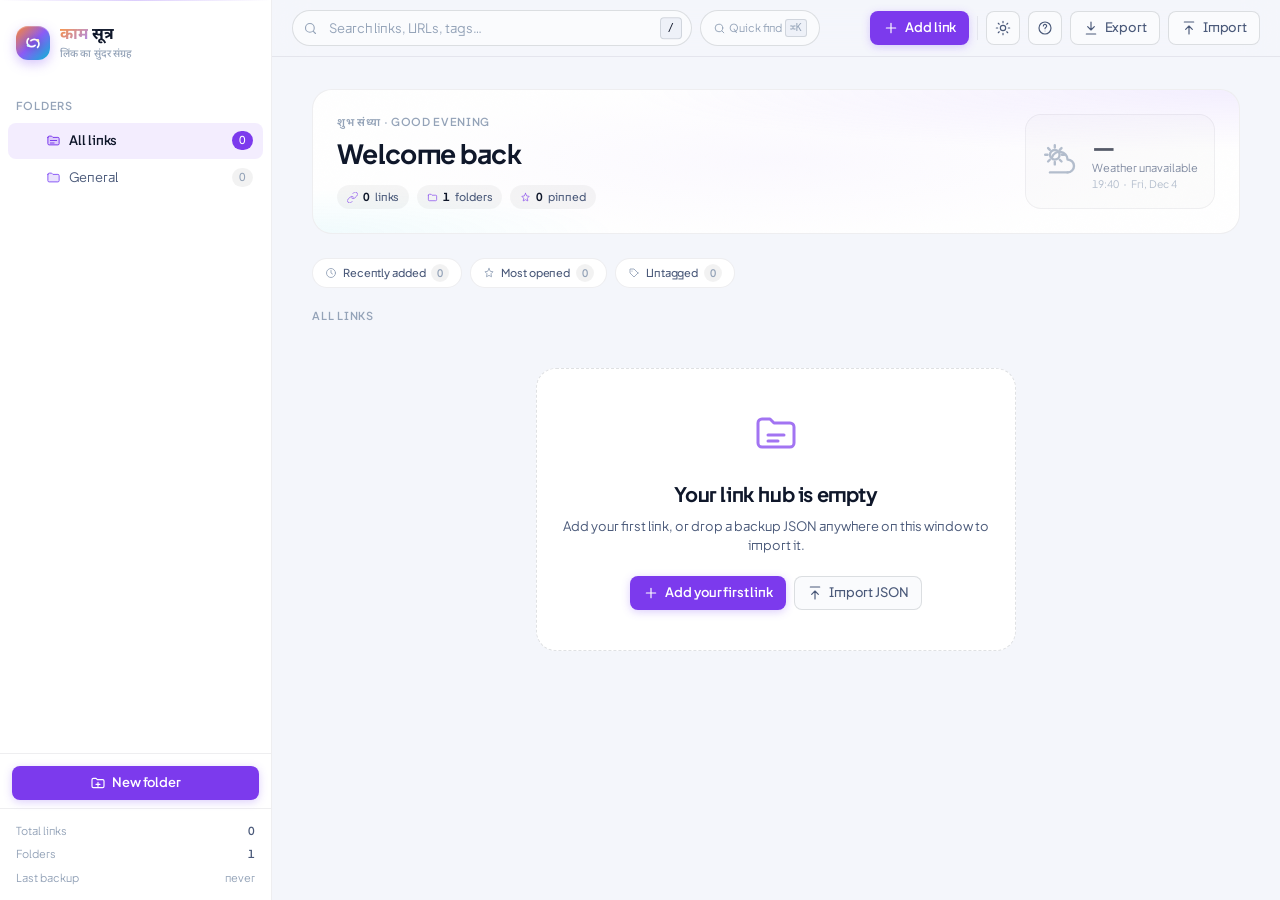
<file: index.html>
<!DOCTYPE html>
<html lang="en" data-theme="dark">
<head>
  <meta charset="UTF-8" />
  <meta name="viewport" content="width=device-width, initial-scale=1, viewport-fit=cover" />
  <meta name="description" content="काम सूत्र — आपके सारे लिंक, सुंदर और व्यवस्थित तरीके से एक जगह." />
  <meta name="theme-color" content="#0b0d12" media="(prefers-color-scheme: dark)" />
  <meta name="theme-color" content="#f7f8fa" media="(prefers-color-scheme: light)" />
  <meta property="og:title" content="काम सूत्र · Personal Link Hub" />
  <meta property="og:description" content="आपके सारे लिंक, सुंदर और व्यवस्थित तरीके से एक जगह." />
  <meta property="og:type" content="website" />
  <title>काम सूत्र · Personal Link Hub</title>
  <link rel="icon" type="image/svg+xml" href="data:image/svg+xml;utf8,<svg xmlns='http://www.w3.org/2000/svg' viewBox='0 0 48 48'><defs><linearGradient id='g' x1='0' y1='0' x2='1' y2='1'><stop offset='0' stop-color='%23f97316'/><stop offset='0.5' stop-color='%238b5cf6'/><stop offset='1' stop-color='%2306b6d4'/></linearGradient></defs><rect width='48' height='48' rx='12' fill='url(%23g)'/><path d='M19 18.5c4.4-4.4 11.6-4.4 16 0s4.4 11.6 0 16' fill='none' stroke='white' stroke-width='4' stroke-linecap='round'/><path d='M29 29.5c-4.4 4.4-11.6 4.4-16 0s-4.4-11.6 0-16' fill='none' stroke='white' stroke-width='4' stroke-linecap='round'/><circle cx='35.5' cy='18' r='3.4' fill='%23fef3c7'/><circle cx='12.5' cy='30' r='3.4' fill='%23cffafe'/></svg>" />
  <link rel="preconnect" href="https://fonts.googleapis.com" />
  <link rel="preconnect" href="https://fonts.gstatic.com" crossorigin />
  <link href="https://fonts.googleapis.com/css2?family=Noto+Sans+Devanagari:wght@400;500;600;700&family=Plus+Jakarta+Sans:wght@400;500;600;700&display=swap" rel="stylesheet" />
  <link rel="stylesheet" href="styles.css" />
</head>
<body>
  <div class="sidebar-backdrop" id="sidebarBackdrop" aria-hidden="true"></div>
  <div class="app">
    <aside class="sidebar" id="sidebar" aria-label="Folders">
      <div class="sidebar-header">
        <div class="brand">
          <span class="brand-icon" aria-hidden="true">
            <svg class="brand-mark" viewBox="0 0 48 48" role="img" focusable="false">
              <path d="M19 18.5c4.4-4.4 11.6-4.4 16 0s4.4 11.6 0 16" fill="none" stroke="#ffffff" stroke-width="4" stroke-linecap="round" />
              <path d="M29 29.5c-4.4 4.4-11.6 4.4-16 0s-4.4-11.6 0-16" fill="none" stroke="#ffffff" stroke-width="4" stroke-linecap="round" />
              <circle cx="35.5" cy="18" r="3.4" fill="#fef3c7" />
              <circle cx="12.5" cy="30" r="3.4" fill="#cffafe" />
            </svg>
          </span>
          <span class="brand-text">
            <span class="brand-logo-text" aria-label="काम सूत्र">
              <span class="brand-word">काम</span>
              <span class="brand-word">सूत्र</span>
            </span>
            <span class="brand-sub">लिंक का सुंदर संग्रह</span>
          </span>
        </div>
      </div>
      <div class="sidebar-section-label">Folders</div>
      <ul class="folder-list" id="folderList"></ul>
      <div class="sidebar-actions">
        <button type="button" class="btn btn-primary" id="btnAddFolder" style="width:100%">
          <svg class="icon" viewBox="0 0 24 24" aria-hidden="true"><path d="M3 7a2 2 0 0 1 2-2h4l2 2h8a2 2 0 0 1 2 2v8a2 2 0 0 1-2 2H5a2 2 0 0 1-2-2V7Z"/><path d="M12 11v6M9 14h6"/></svg>
          <span>New folder</span>
        </button>
      </div>
      <div class="sidebar-footer" id="sidebarFooter">
        <div class="footer-row"><span>Total links</span><span class="num" id="footerLinks">0</span></div>
        <div class="footer-row"><span>Folders</span><span class="num" id="footerFolders">0</span></div>
        <div class="footer-row"><span>Last backup</span><span id="footerBackup">never</span></div>
      </div>
    </aside>

    <main class="main">
      <header class="toolbar">
        <button type="button" class="btn btn-ghost icon-btn mobile-toggle" id="btnMenu" aria-expanded="false" aria-controls="sidebar" aria-label="Toggle menu">
          <svg class="icon" viewBox="0 0 24 24" aria-hidden="true"><path d="M4 6h16M4 12h16M4 18h16"/></svg>
        </button>
        <div class="search-wrap">
          <label class="sr-only" for="searchInput">Search links</label>
          <svg class="search-icon" viewBox="0 0 24 24" aria-hidden="true" fill="none" stroke="currentColor" stroke-width="1.75" stroke-linecap="round" stroke-linejoin="round"><circle cx="11" cy="11" r="7"/><path d="m20 20-3.5-3.5"/></svg>
          <input type="search" id="searchInput" placeholder="Search links, URLs, tags…" autocomplete="off" />
          <span class="search-hint kbd" aria-hidden="true"><kbd>/</kbd></span>
        </div>
        <button type="button" class="cmd-hint" id="btnCmdPalette" aria-label="Open command palette">
          <svg style="width:13px;height:13px;stroke:currentColor;fill:none;stroke-width:1.75;stroke-linecap:round;stroke-linejoin:round" viewBox="0 0 24 24" aria-hidden="true"><circle cx="11" cy="11" r="7"/><path d="m20 20-3.5-3.5"/></svg>
          Quick find
          <kbd>⌘K</kbd>
        </button>
        <div class="toolbar-actions">
          <button type="button" class="btn btn-primary" id="btnAddLink" aria-label="Add link">
            <svg class="icon" viewBox="0 0 24 24" aria-hidden="true"><path d="M12 5v14M5 12h14"/></svg>
            <span class="btn-label">Add link</span>
          </button>
          <div class="toolbar-divider" aria-hidden="true"></div>
          <button type="button" class="btn icon-btn" id="btnTheme" title="Toggle theme" aria-label="Toggle theme">
            <svg class="icon theme-icon-dark" viewBox="0 0 24 24" aria-hidden="true"><path d="M21 12.8A9 9 0 1 1 11.2 3a7 7 0 0 0 9.8 9.8Z"/></svg>
            <svg class="icon theme-icon-light" viewBox="0 0 24 24" aria-hidden="true" style="display:none"><circle cx="12" cy="12" r="4"/><path d="M12 2v2M12 20v2M4.93 4.93l1.41 1.41M17.66 17.66l1.41 1.41M2 12h2M20 12h2M4.93 19.07l1.41-1.41M17.66 6.34l1.41-1.41"/></svg>
          </button>
          <button type="button" class="btn icon-btn" id="btnHelp" title="Keyboard shortcuts" aria-label="Keyboard shortcuts">
            <svg class="icon" viewBox="0 0 24 24" aria-hidden="true"><circle cx="12" cy="12" r="9"/><path d="M9.5 9a2.5 2.5 0 1 1 3.6 2.25C12.4 11.7 12 12.3 12 13"/><circle cx="12" cy="16.5" r="0.6" fill="currentColor" stroke="none"/></svg>
          </button>
          <button type="button" class="btn" id="btnExport" title="Export backup as JSON" aria-label="Export backup">
            <svg class="icon" viewBox="0 0 24 24" aria-hidden="true"><path d="M12 3v12M7 10l5 5 5-5"/><path d="M5 21h14"/></svg>
            <span class="btn-label">Export</span>
          </button>
          <label class="btn" style="cursor:pointer" title="Import a backup JSON" aria-label="Import backup">
            <svg class="icon" viewBox="0 0 24 24" aria-hidden="true"><path d="M12 21V9M7 14l5-5 5 5"/><path d="M5 3h14"/></svg>
            <span class="btn-label">Import</span>
            <input type="file" id="importFile" accept=".json,application/json" class="sr-only" />
          </label>
        </div>
      </header>

      <div class="content" id="mainContent">
        <div class="content-inner">
          <section class="hero" id="hero" aria-labelledby="heroTitle">
            <div class="hero-inner">
              <p class="hero-greeting" id="heroGreeting"><span id="heroGreetingText">Welcome back</span></p>
              <h1 class="hero-title" id="heroTitle">Welcome back</h1>
              <div class="hero-stats" id="heroStats" aria-live="polite"></div>
            </div>
            <aside class="hero-weather is-loading" id="heroWeather" aria-label="Local weather and time">
              <div class="weather-icon" id="weatherIcon" aria-hidden="true"></div>
              <div class="weather-body">
                <div class="weather-temp" id="weatherTemp">—<span class="deg">°</span></div>
                <div class="weather-condition" id="weatherCondition">Loading…</div>
                <div class="weather-meta" id="weatherMeta">--:-- · —</div>
              </div>
              <button type="button" class="weather-change" id="weatherChange" aria-label="Change weather location" title="Change location">
                <svg class="icon icon-sm" viewBox="0 0 24 24" aria-hidden="true"><path d="M12 20h9"/><path d="M16.5 3.5a2.12 2.12 0 1 1 3 3L7 19l-4 1 1-4Z"/></svg>
              </button>
            </aside>
          </section>

          <nav class="smart-folders" id="smartFolders" aria-label="Smart folders"></nav>

          <div id="favoritesBlock" hidden>
            <div class="section-title">
              <svg class="icon" viewBox="0 0 24 24" aria-hidden="true" style="color:#facc15"><path d="m12 3 2.6 5.6L20 9.5l-4 4 1 6-5-2.7L7 19.5l1-6-4-4 5.4-.9L12 3Z" fill="currentColor" stroke="currentColor"/></svg>
              Pinned
            </div>
            <div class="link-grid" id="favoritesGrid"></div>
          </div>
          <div class="section-title" id="currentFolderLabel">All links</div>
          <div class="link-grid" id="linkGrid" aria-live="polite"></div>
          <div class="empty-state" id="emptyState" hidden>
            <svg class="empty-illustration" viewBox="0 0 24 24" aria-hidden="true" fill="none" stroke="currentColor" stroke-width="1.5" stroke-linecap="round" stroke-linejoin="round"><path d="M3 7a2 2 0 0 1 2-2h4l2 2h8a2 2 0 0 1 2 2v8a2 2 0 0 1-2 2H5a2 2 0 0 1-2-2V7Z"/><path d="M8 13h8M8 16h5"/></svg>
            <h2>No links yet</h2>
            <p>Add your first link, or drop a backup JSON anywhere on this window to import it.</p>
            <div class="empty-actions">
              <button type="button" class="btn btn-primary" id="btnEmptyAdd">
                <svg class="icon" viewBox="0 0 24 24" aria-hidden="true"><path d="M12 5v14M5 12h14"/></svg>
                Add your first link
              </button>
              <label class="btn" style="cursor:pointer">
                <svg class="icon" viewBox="0 0 24 24" aria-hidden="true"><path d="M12 21V9M7 14l5-5 5 5"/><path d="M5 3h14"/></svg>
                Import JSON
                <input type="file" id="emptyImportFile" accept=".json,application/json" class="sr-only" />
              </label>
            </div>
          </div>
        </div>
      </div>
    </main>
  </div>

  <div class="overlay" id="modalOverlay" role="dialog" aria-modal="true" aria-labelledby="modalTitle">
    <div class="modal">
      <div class="modal-header">
        <h2 id="modalTitle">Add link</h2>
        <button type="button" class="btn btn-ghost icon-btn" id="modalClose" aria-label="Close">
          <svg class="icon" viewBox="0 0 24 24" aria-hidden="true"><path d="M6 6l12 12M18 6 6 18"/></svg>
        </button>
      </div>
      <div class="modal-body">
        <div class="field">
          <label for="linkTitle">Title</label>
          <input type="text" id="linkTitle" maxlength="200" placeholder="My reference" />
        </div>
        <div class="field">
          <label for="linkUrl">URL or path</label>
          <input type="text" id="linkUrl" placeholder="https://… or C:\Users\…" />
          <small class="hint">Web URLs work everywhere. Local folders: paste a path and use “Convert to file link” below.</small>
        </div>
        <div class="field">
          <button type="button" class="btn" id="btnConvertPath">Convert Windows path to file link</button>
        </div>
        <div class="field">
          <label for="linkFolder">Folder</label>
          <select id="linkFolder"></select>
        </div>
        <div class="field">
          <label for="linkTags">Tags (comma-separated)</label>
          <input type="text" id="linkTags" placeholder="work, docs" />
        </div>
        <div class="field">
          <label style="display:flex;align-items:center;gap:0.5rem;cursor:pointer">
            <input type="checkbox" id="linkFavorite" />
            <span>Pin to top</span>
          </label>
        </div>
      </div>
      <div class="modal-footer">
        <button type="button" class="btn" id="modalCancel">Cancel</button>
        <button type="button" class="btn btn-primary" id="modalSave">Save</button>
      </div>
    </div>
  </div>

  <div class="overlay" id="confirmOverlay" role="dialog" aria-modal="true" aria-labelledby="confirmTitle">
    <div class="modal confirm-modal">
      <div class="modal-body">
        <div class="confirm-icon-wrap" id="confirmIconWrap">
          <svg class="icon" viewBox="0 0 24 24" aria-hidden="true"><path d="M3 6h18M8 6V4a2 2 0 0 1 2-2h4a2 2 0 0 1 2 2v2M19 6l-1 14a2 2 0 0 1-2 2H8a2 2 0 0 1-2-2L5 6"/></svg>
        </div>
        <h2 id="confirmTitle">Are you sure?</h2>
        <p class="confirm-body" id="confirmBody">This action cannot be undone.</p>
      </div>
      <div class="modal-footer">
        <button type="button" class="btn" id="confirmCancel">Cancel</button>
        <button type="button" class="btn btn-danger" id="confirmOk">Delete</button>
      </div>
    </div>
  </div>

  <div class="overlay" id="helpOverlay" role="dialog" aria-modal="true" aria-labelledby="helpTitle">
    <div class="modal">
      <div class="modal-header">
        <h2 id="helpTitle">Keyboard shortcuts</h2>
        <button type="button" class="btn btn-ghost icon-btn" id="helpClose" aria-label="Close">
          <svg class="icon" viewBox="0 0 24 24" aria-hidden="true"><path d="M6 6l12 12M18 6 6 18"/></svg>
        </button>
      </div>
      <div class="modal-body">
        <div class="shortcuts-list">
          <div class="shortcut-row"><span class="label">Command palette</span><span class="kbd"><kbd>⌘</kbd><kbd>K</kbd></span></div>
          <div class="shortcut-row"><span class="label">Focus search</span><span class="kbd"><kbd>/</kbd></span></div>
          <div class="shortcut-row"><span class="label">Add new link</span><span class="kbd"><kbd>N</kbd></span></div>
          <div class="shortcut-row"><span class="label">Toggle theme</span><span class="kbd"><kbd>T</kbd></span></div>
          <div class="shortcut-row"><span class="label">Open this help</span><span class="kbd"><kbd>?</kbd></span></div>
          <div class="shortcut-row"><span class="label">Close any dialog</span><span class="kbd"><kbd>Esc</kbd></span></div>
          <div class="shortcut-row"><span class="label">Import a backup</span><span class="kbd">Drop a <kbd>.json</kbd> anywhere</span></div>
        </div>
      </div>
    </div>
  </div>

  <!-- Command Palette (⌘K) -->
  <div class="cmd-palette-overlay" id="cmdPaletteOverlay" role="dialog" aria-modal="true" aria-labelledby="cmdPaletteLabel">
    <div class="cmd-palette" id="cmdPalette">
      <div class="cmd-search-wrap">
        <svg class="cmd-search-icon" viewBox="0 0 24 24" aria-hidden="true" fill="none" stroke="currentColor" stroke-width="1.75" stroke-linecap="round" stroke-linejoin="round"><circle cx="11" cy="11" r="7"/><path d="m20 20-3.5-3.5"/></svg>
        <input type="text" class="cmd-search-input" id="cmdSearchInput" placeholder="Search links, folders…" autocomplete="off" aria-label="Search command palette" id="cmdPaletteLabel" />
      </div>
      <div class="cmd-results" id="cmdResults" role="listbox"></div>
      <div class="cmd-footer">
        <span class="cmd-hint-group"><kbd class="kbd" style="font-size:0.6rem;padding:1px 5px;border-radius:3px;background:var(--surface-3);border:1px solid var(--border-strong)">↑↓</kbd> navigate</span>
        <span class="cmd-hint-group"><kbd class="kbd" style="font-size:0.6rem;padding:1px 5px;border-radius:3px;background:var(--surface-3);border:1px solid var(--border-strong)">↵</kbd> open</span>
        <span class="cmd-hint-group"><kbd class="kbd" style="font-size:0.6rem;padding:1px 5px;border-radius:3px;background:var(--surface-3);border:1px solid var(--border-strong)">Esc</kbd> close</span>
      </div>
    </div>
  </div>

  <div class="context-menu" id="folderContextMenu" role="menu"></div>
  <div class="toast-stack" id="toastStack" aria-live="polite" aria-relevant="additions"></div>
  <div class="drop-overlay" id="dropOverlay" aria-hidden="true">
    <div class="drop-overlay-card">
      <svg class="icon" viewBox="0 0 24 24" aria-hidden="true"><path d="M12 21V9M7 14l5-5 5 5"/><path d="M5 3h14"/></svg>
      <h3>Drop your backup JSON</h3>
      <p>We'll ask whether to replace or merge.</p>
    </div>
  </div>

  <div class="overlay" id="folderModalOverlay" role="dialog" aria-modal="true" aria-labelledby="folderModalTitle">
    <div class="modal">
      <div class="modal-header">
        <h2 id="folderModalTitle">New folder</h2>
        <button type="button" class="btn btn-ghost icon-btn" id="folderModalClose" aria-label="Close">
          <svg class="icon" viewBox="0 0 24 24" aria-hidden="true"><path d="M6 6l12 12M18 6 6 18"/></svg>
        </button>
      </div>
      <div class="modal-body">
        <div class="field">
          <label for="folderName">Name</label>
          <input type="text" id="folderName" maxlength="80" placeholder="Research" />
        </div>
        <div class="field">
          <label for="folderParent">Parent folder</label>
          <select id="folderParent" class="folder-parent-native" tabindex="-1" aria-hidden="true"></select>
          <div class="folder-picker" id="folderParentPicker">
            <button type="button" class="folder-picker-trigger" id="folderParentPickerTrigger" aria-haspopup="listbox" aria-expanded="false"></button>
            <div class="folder-picker-menu" id="folderParentPickerMenu" role="listbox"></div>
          </div>
          <small class="hint">Choose a parent to create a subfolder, or keep it as a top-level folder.</small>
          <div class="folder-parent-preview" id="folderParentPreview" aria-live="polite"></div>
        </div>
      </div>
      <div class="modal-footer">
        <button type="button" class="btn" id="folderModalCancel">Cancel</button>
        <button type="button" class="btn btn-primary" id="folderModalSave">Create</button>
      </div>
    </div>
  </div>

  <script src="app.js" defer></script>
</body>
</html>
</file>
<file: styles.css>
/* ============================================================================
   काम सूत्र — Premium Design System
   Inspired by: Raindrop.io · Linear · Arc Browser · Fabric.so
   ============================================================================ */
:root {
  /* ── Radius ── */
  --radius-xs:   4px;
  --radius-sm:   8px;
  --radius-md:   12px;
  --radius-lg:   16px;
  --radius-xl:   20px;
  --radius-full: 999px;

  /* ── Spacing (4pt grid) ── */
  --space-1:  4px;
  --space-2:  8px;
  --space-3:  12px;
  --space-4:  16px;
  --space-5:  20px;
  --space-6:  24px;
  --space-8:  32px;
  --space-10: 40px;

  /* ── Type scale ── */
  --text-xs:  0.6875rem; /* 11 */
  --text-sm:  0.8125rem; /* 13 */
  --text-md:  0.9375rem; /* 15 — body */
  --text-lg:  1.0625rem; /* 17 */
  --text-xl:  1.25rem;   /* 20 */
  --text-2xl: 1.5rem;    /* 24 */
  --text-3xl: 1.875rem;  /* 30 */

  /* ── Background layers (deep dark) ── */
  --bg:        #070B14;
  --surface-1: #0F1521;
  --surface-2: #151D2E;
  --surface-3: #1C2640;
  --surface-4: #233050;

  --border:        rgba(255, 255, 255, 0.06);
  --border-strong: rgba(255, 255, 255, 0.12);
  --border-focus:  rgba(139, 92, 246, 0.50);

  --text:        #E2E8F4;
  --text-muted:  #7D8BA3;
  --text-subtle: #4A566E;

  /* ── Accent — violet ── */
  --accent:       #8B5CF6;
  --accent-hover: #A78BFA;
  --accent-dim:   #7C3AED;
  --accent-fg:    #FFFFFF;
  --accent-soft:  rgba(139, 92, 246, 0.12);
  --accent-glow:  rgba(139, 92, 246, 0.20);
  --accent-ring:  rgba(139, 92, 246, 0.35);

  --success: #10B981;
  --warning: #F59E0B;
  --danger:  #EF4444;
  --warning-soft: rgba(245, 158, 11, 0.14);
  --danger-soft:  rgba(239, 68, 68, 0.12);

  /* ── Shadows ── */
  --shadow-xs: 0 1px 2px rgba(0, 0, 0, 0.40);
  --shadow-sm: 0 2px 6px rgba(0, 0, 0, 0.35), 0 1px 2px rgba(0, 0, 0, 0.25);
  --shadow-md: 0 4px 16px rgba(0, 0, 0, 0.40), 0 2px 6px rgba(0, 0, 0, 0.25);
  --shadow-lg: 0 12px 40px rgba(0, 0, 0, 0.55), 0 4px 12px rgba(0, 0, 0, 0.30);
  --shadow-card-hover: 0 8px 28px rgba(0, 0, 0, 0.45), 0 2px 8px rgba(0, 0, 0, 0.25), 0 0 0 1px rgba(139, 92, 246, 0.18), 0 0 24px rgba(139, 92, 246, 0.08);

  /* ── Typography ── */
  --font: "Plus Jakarta Sans", "Noto Sans Devanagari", system-ui, "Segoe UI", sans-serif;
  --font-mono: "JetBrains Mono", "SF Mono", ui-monospace, Consolas, monospace;

  /* ── Layout ── */
  --sidebar-w: clamp(240px, 22vw, 272px);

  /* ── Motion ── */
  --ease: cubic-bezier(.2,.8,.2,1);
  --transition: 180ms var(--ease);
  --transition-slow: 320ms var(--ease);
}

/* ── Light theme overrides ── */
[data-theme="light"] {
  --bg:        #F4F6FB;
  --surface-1: #FFFFFF;
  --surface-2: #FAFBFD;
  --surface-3: #EEF1F8;
  --surface-4: #E4E8F4;

  --border:        rgba(15, 23, 42, 0.07);
  --border-strong: rgba(15, 23, 42, 0.13);

  --text:        #0F172A;
  --text-muted:  #4B5A7A;
  --text-subtle: #94A3B8;

  --accent:       #7C3AED;
  --accent-hover: #6D28D9;
  --accent-soft:  rgba(124, 58, 237, 0.09);
  --accent-glow:  rgba(124, 58, 237, 0.12);
  --accent-ring:  rgba(124, 58, 237, 0.28);

  --success: #059669;
  --warning: #D97706;
  --danger:  #DC2626;
  --warning-soft: rgba(217, 119, 6, 0.10);
  --danger-soft:  rgba(220, 38, 38, 0.09);

  --shadow-xs: 0 1px 2px rgba(15, 23, 42, 0.04);
  --shadow-sm: 0 2px 6px rgba(15, 23, 42, 0.06);
  --shadow-md: 0 4px 16px rgba(15, 23, 42, 0.08);
  --shadow-lg: 0 12px 40px rgba(15, 23, 42, 0.12);
  --shadow-card-hover: 0 8px 28px rgba(15, 23, 42, 0.12), 0 2px 8px rgba(15, 23, 42, 0.06), 0 0 0 1px rgba(124, 58, 237, 0.20);
}

/* ============================================================================
   Reset + base
   ============================================================================ */
*, *::before, *::after { box-sizing: border-box; }

html {
  font-size: 16px;
  -webkit-text-size-adjust: 100%;
  scroll-behavior: smooth;
}

body {
  margin: 0;
  min-height: 100dvh;
  overflow-x: hidden;
  font-family: var(--font);
  font-size: var(--text-md);
  background: var(--bg);
  color: var(--text);
  line-height: 1.5;
  -webkit-font-smoothing: antialiased;
  -moz-osx-font-smoothing: grayscale;
  font-feature-settings: "cv11", "ss01";
}

a { color: inherit; text-decoration: none; }
button { font-family: inherit; }

::selection {
  background: var(--accent-soft);
  color: var(--text);
}

.sr-only {
  position: absolute;
  width: 1px; height: 1px;
  padding: 0; margin: -1px;
  overflow: hidden;
  clip: rect(0,0,0,0);
  border: 0;
}

@media (prefers-reduced-motion: reduce) {
  *, *::before, *::after {
    animation-duration: 0.01ms !important;
    transition-duration: 0.01ms !important;
  }
}

/* ============================================================================
   Layout shell
   ============================================================================ */
.app {
  display: flex;
  min-height: 100dvh;
}

.main {
  flex: 1;
  display: flex;
  flex-direction: column;
  min-width: 0;
  background: var(--bg);
}

.content {
  flex: 1;
  padding: clamp(var(--space-4), 2.5vw, var(--space-8));
  overflow-y: auto;
}

.content-inner {
  max-width: 1440px;
  margin: 0 auto;
  width: 100%;
}

/* ============================================================================
   Sidebar — Arc-inspired clean rail
   ============================================================================ */
.sidebar {
  width: var(--sidebar-w);
  flex-shrink: 0;
  background: var(--surface-1);
  border-right: 1px solid var(--border);
  display: flex;
  flex-direction: column;
  transition: transform var(--transition-slow);
  position: relative;
  z-index: 10;
}

/* Subtle inner glow at top */
.sidebar::before {
  content: "";
  position: absolute;
  top: 0; left: 0; right: 0;
  height: 1px;
  background: linear-gradient(90deg, transparent, rgba(139,92,246,0.3), transparent);
  pointer-events: none;
}

.sidebar-header {
  padding: var(--space-5) var(--space-4) var(--space-4);
}

/* ── Brand ── */
.brand {
  display: flex;
  align-items: center;
  gap: 10px;
  padding: 6px 6px 6px 0;
  border-radius: var(--radius-md);
  transition: opacity var(--transition);
  cursor: default;
  user-select: none;
}

.brand:hover { opacity: 0.88; }

.brand-icon {
  position: relative;
  width: 34px; height: 34px;
  border-radius: var(--radius-md);
  background: linear-gradient(135deg, #f97316 0%, #8b5cf6 50%, #06b6d4 100%);
  display: grid;
  place-items: center;
  box-shadow: 0 4px 12px rgba(139,92,246,0.35), inset 0 1px 0 rgba(255,255,255,0.25);
  overflow: hidden;
  flex-shrink: 0;
  transition: transform var(--transition), box-shadow var(--transition);
}

.brand-icon::after {
  content: "";
  position: absolute;
  inset: 0;
  background: linear-gradient(135deg, rgba(255,255,255,0.15) 0%, transparent 50%);
}

.brand:hover .brand-icon {
  transform: scale(1.05);
  box-shadow: 0 6px 18px rgba(139,92,246,0.45), inset 0 1px 0 rgba(255,255,255,0.25);
}

.brand-mark {
  width: 20px; height: 20px;
  position: relative;
  z-index: 1;
  filter: drop-shadow(0 1px 3px rgba(0,0,0,0.3));
}

.brand-text {
  display: flex;
  flex-direction: column;
  line-height: 1.2;
  min-width: 0;
  gap: 2px;
}

.brand-logo-text {
  display: inline-flex;
  align-items: baseline;
  gap: 0.28rem;
  font-family: "Noto Sans Devanagari", var(--font);
  font-size: 1rem;
  font-weight: 700;
  letter-spacing: -0.01em;
}

.brand-logo-text .brand-word:first-child {
  background: linear-gradient(135deg, #FB923C, #A78BFA);
  -webkit-background-clip: text;
  background-clip: text;
  color: transparent;
}
.brand-logo-text .brand-word:last-child { color: var(--text); }

.brand-sub {
  font-size: 0.65rem;
  font-weight: 500;
  color: var(--text-subtle);
  letter-spacing: 0.01em;
}

/* ── Sidebar section label ── */
.sidebar-section-label {
  font-size: var(--text-xs);
  font-weight: 600;
  text-transform: uppercase;
  letter-spacing: 0.08em;
  color: var(--text-subtle);
  padding: var(--space-3) var(--space-4) var(--space-1);
  margin-top: var(--space-1);
}

/* ── Folder list ── */
.folder-list {
  list-style: none;
  margin: 0;
  padding: var(--space-1) var(--space-2);
  flex: 1;
  overflow-y: auto;
  scrollbar-width: thin;
  scrollbar-color: var(--surface-3) transparent;
}

.folder-list::-webkit-scrollbar { width: 4px; }
.folder-list::-webkit-scrollbar-track { background: transparent; }
.folder-list::-webkit-scrollbar-thumb { background: var(--surface-3); border-radius: 4px; }

.folder-list li + li { margin-top: 1px; }

.folder-item {
  display: flex;
  align-items: center;
  gap: var(--space-2);
  min-height: 2.25rem;
  padding: 5px 10px 5px 8px;
  border-radius: var(--radius-sm);
  cursor: pointer;
  border: none;
  background: transparent;
  color: var(--text-muted);
  font: inherit;
  font-size: var(--text-sm);
  width: 100%;
  text-align: left;
  position: relative;
  transition: background var(--transition), color var(--transition);
  letter-spacing: -0.005em;
}

.folder-item.is-child { font-size: 0.8rem; }
.folder-item.has-children .folder-name { font-weight: 500; }

.folder-tree-prefix {
  align-self: stretch;
  flex: 0 0 calc(var(--level, 0) * 14px);
  position: relative;
  flex-shrink: 0;
}

.folder-tree-prefix.has-line::before {
  content: "";
  position: absolute;
  top: -6px; bottom: -6px;
  right: 5px;
  width: 1px;
  background: var(--border);
}

.folder-toggle {
  flex: 0 0 14px;
  width: 14px; height: 14px;
  display: grid;
  place-items: center;
  border-radius: 3px;
  color: var(--text-subtle);
  transition: transform var(--transition), color var(--transition);
  flex-shrink: 0;
}

.folder-toggle::before {
  content: "";
  width: 5px; height: 5px;
  border-right: 1.5px solid currentColor;
  border-bottom: 1.5px solid currentColor;
  transform: rotate(-45deg) translate(1px, 0);
  transition: transform var(--transition);
  display: block;
}

.folder-toggle.is-spacer { visibility: hidden; }
.folder-item.is-expanded .folder-toggle::before {
  transform: rotate(45deg) translate(-1px, -1px);
}

/* Folder icon */
.folder-icon {
  flex-shrink: 0;
  width: 15px; height: 15px;
  color: var(--folder-color, var(--accent));
  display: grid;
  place-items: center;
}

.folder-icon svg {
  width: 100%; height: 100%;
  fill: color-mix(in srgb, var(--folder-color, var(--accent)) 18%, transparent);
  stroke: var(--folder-color, var(--accent));
  stroke-width: 1.6;
  stroke-linejoin: round;
  stroke-linecap: round;
}

.folder-emoji {
  width: 16px; height: 16px;
  display: grid;
  place-items: center;
  font-size: 13px;
  flex-shrink: 0;
}

.folder-name {
  min-width: 0;
  overflow: hidden;
  text-overflow: ellipsis;
  white-space: nowrap;
  flex: 1;
}

/* Hover state — very subtle */
.folder-item:hover {
  background: rgba(255,255,255,0.04);
  color: var(--text);
}

[data-theme="light"] .folder-item:hover {
  background: rgba(0,0,0,0.04);
}

/* Active state — soft pill, Raindrop-style */
.folder-item.active {
  background: var(--accent-soft);
  color: var(--text);
}

/* No left border indicator — the bg pill is enough */
.folder-item.active::before { display: none; }

.folder-item.active .folder-name { font-weight: 600; }

.folder-item.active .folder-toggle { color: var(--text-muted); }

.folder-item .count {
  margin-left: auto;
  font-size: 0.68rem;
  color: var(--text-subtle);
  border-radius: var(--radius-full);
  padding: 1px 7px;
  background: rgba(255,255,255,0.06);
  font-variant-numeric: tabular-nums;
  font-weight: 500;
  flex-shrink: 0;
  transition: background var(--transition), color var(--transition);
}

[data-theme="light"] .folder-item .count { background: rgba(0,0,0,0.05); }

.folder-item.active .count {
  background: var(--accent);
  color: #fff;
}

.folder-parent-preview {
  display: flex;
  align-items: center;
  gap: var(--space-2);
  margin-top: var(--space-2);
  padding: var(--space-2) var(--space-3);
  border: 1px dashed var(--border-strong);
  border-radius: var(--radius-sm);
  background: var(--surface-3);
  color: var(--text-muted);
  font-size: var(--text-sm);
  line-height: 1.4;
}

.folder-parent-preview strong {
  color: var(--text);
  font-weight: 600;
}

/* ── Sidebar actions ── */
.sidebar-actions {
  padding: var(--space-3) var(--space-3) var(--space-2);
  border-top: 1px solid var(--border);
}

/* ── Sidebar footer ── */
.sidebar-footer {
  padding: var(--space-3) var(--space-4);
  border-top: 1px solid var(--border);
  display: flex;
  flex-direction: column;
  gap: 3px;
  font-size: var(--text-xs);
  color: var(--text-subtle);
}

.sidebar-footer .footer-row {
  display: flex;
  align-items: center;
  justify-content: space-between;
  gap: var(--space-2);
  padding: 2px 0;
}

.sidebar-footer .footer-row .num {
  color: var(--text-muted);
  font-weight: 600;
  font-variant-numeric: tabular-nums;
}

/* ============================================================================
   Toolbar — sticky glassmorphism navbar
   ============================================================================ */
.toolbar {
  display: flex;
  flex-wrap: wrap;
  align-items: center;
  gap: var(--space-2);
  padding: 10px var(--space-5);
  border-bottom: 1px solid var(--border);
  background: color-mix(in srgb, var(--bg) 75%, transparent);
  backdrop-filter: blur(16px) saturate(1.2);
  -webkit-backdrop-filter: blur(16px) saturate(1.2);
  position: sticky;
  top: 0;
  z-index: 5;
}

/* ── Search ── */
.search-wrap {
  flex: 1;
  min-width: 160px;
  max-width: 400px;
  position: relative;
  display: flex;
  align-items: center;
}

.search-wrap .search-icon {
  position: absolute;
  left: 11px;
  width: 15px; height: 15px;
  color: var(--text-subtle);
  pointer-events: none;
  transition: color var(--transition);
  flex-shrink: 0;
}

.search-wrap:focus-within .search-icon { color: var(--accent); }

.search-wrap input {
  width: 100%;
  height: 2.25rem;
  padding: 0 var(--space-8) 0 2.25rem;
  border-radius: var(--radius-full);
  border: 1px solid var(--border-strong);
  background: var(--surface-2);
  color: var(--text);
  font: inherit;
  font-size: var(--text-sm);
  transition: border-color var(--transition), box-shadow var(--transition), background var(--transition);
}

.search-wrap input::placeholder { color: var(--text-subtle); }

.search-wrap input:focus {
  outline: none;
  border-color: var(--accent);
  background: var(--surface-3);
  box-shadow: 0 0 0 3px var(--accent-ring), 0 2px 8px rgba(0,0,0,0.2);
}

.search-hint {
  position: absolute;
  right: 10px;
  top: 50%;
  transform: translateY(-50%);
  pointer-events: none;
  color: var(--text-subtle);
  font-size: var(--text-xs);
}

.search-wrap input:focus ~ .search-hint,
.search-wrap input:not(:placeholder-shown) ~ .search-hint { opacity: 0; }

/* ── Command palette trigger hint ── */
.cmd-hint {
  display: flex;
  align-items: center;
  gap: 3px;
  padding: 0 var(--space-3);
  height: 2.25rem;
  border-radius: var(--radius-full);
  border: 1px solid var(--border-strong);
  background: var(--surface-2);
  color: var(--text-subtle);
  font: inherit;
  font-size: var(--text-xs);
  cursor: pointer;
  white-space: nowrap;
  transition: border-color var(--transition), background var(--transition), color var(--transition);
  flex-shrink: 0;
}

.cmd-hint:hover {
  border-color: var(--border-strong);
  background: var(--surface-3);
  color: var(--text-muted);
}

.cmd-hint kbd {
  font-family: var(--font-mono);
  font-size: 0.6rem;
  padding: 1px 4px;
  border-radius: 3px;
  background: var(--surface-3);
  border: 1px solid var(--border-strong);
  color: var(--text-subtle);
  letter-spacing: 0;
}

/* ── Toolbar actions ── */
.toolbar-actions {
  display: flex;
  flex-wrap: wrap;
  gap: var(--space-2);
  align-items: center;
  margin-left: auto;
}

/* ── Divider in toolbar ── */
.toolbar-divider {
  width: 1px;
  height: 1.5rem;
  background: var(--border);
  flex-shrink: 0;
}

/* ============================================================================
   Buttons
   ============================================================================ */
.btn {
  display: inline-flex;
  align-items: center;
  justify-content: center;
  gap: 6px;
  height: 2.1rem;
  padding: 0 var(--space-3);
  border-radius: var(--radius-sm);
  border: 1px solid var(--border-strong);
  background: var(--surface-2);
  color: var(--text-muted);
  font: inherit;
  font-size: var(--text-sm);
  font-weight: 500;
  cursor: pointer;
  text-decoration: none;
  white-space: nowrap;
  letter-spacing: -0.01em;
  transition: background var(--transition), border-color var(--transition), color var(--transition), transform var(--transition), box-shadow var(--transition);
}

.btn:hover {
  background: var(--surface-3);
  border-color: var(--border-strong);
  color: var(--text);
}

.btn:active { transform: translateY(1px); }

.btn:focus-visible {
  outline: none;
  border-color: var(--accent);
  box-shadow: 0 0 0 3px var(--accent-ring);
}

.btn-primary {
  background: var(--accent);
  border-color: transparent;
  color: #fff;
  font-weight: 600;
  box-shadow: 0 2px 8px rgba(139,92,246,0.30);
}

.btn-primary:hover {
  background: var(--accent-hover);
  border-color: transparent;
  color: #fff;
  box-shadow: 0 4px 14px rgba(139,92,246,0.40);
}

.btn-ghost {
  background: transparent;
  border-color: transparent;
  color: var(--text-muted);
}

.btn-ghost:hover {
  background: rgba(255,255,255,0.05);
  border-color: transparent;
  color: var(--text);
}

[data-theme="light"] .btn-ghost:hover { background: rgba(0,0,0,0.05); }

.btn-danger {
  background: var(--danger);
  border-color: transparent;
  color: #fff;
  font-weight: 600;
}

.btn-danger:hover {
  filter: brightness(1.08);
  border-color: transparent;
  color: #fff;
}

.btn-danger-ghost { color: var(--danger); background: transparent; border-color: transparent; }
.btn-danger-ghost:hover { background: var(--danger-soft); border-color: color-mix(in srgb, var(--danger) 25%, transparent); color: var(--danger); }

button.icon-btn, .btn.icon-btn {
  width: 2.1rem;
  padding: 0;
  flex-shrink: 0;
}

.btn .icon { flex-shrink: 0; }

/* ============================================================================
   Hero — premium welcome section
   ============================================================================ */
.hero {
  position: relative;
  display: grid;
  grid-template-columns: 1fr auto;
  gap: var(--space-5);
  align-items: stretch;
  padding: var(--space-6);
  margin: 0 auto var(--space-6);
  max-width: 980px;
  border-radius: var(--radius-xl);
  border: 1px solid var(--border);
  background: var(--surface-1);
  overflow: hidden;
  isolation: isolate;
}

/* Deep atmospheric glow */
.hero::before {
  content: "";
  position: absolute;
  inset: 0;
  z-index: -1;
  background:
    radial-gradient(120% 80% at 100% 0%, rgba(139,92,246,0.10), transparent 55%),
    radial-gradient(60% 60% at 0% 100%, rgba(6,182,212,0.06), transparent 55%),
    radial-gradient(80% 100% at 50% 50%, rgba(139,92,246,0.04), transparent 60%);
  pointer-events: none;
}

/* Subtle noise texture overlay */
.hero::after {
  content: "";
  position: absolute;
  inset: 0;
  z-index: -1;
  background-image: url("data:image/svg+xml,%3Csvg viewBox='0 0 200 200' xmlns='http://www.w3.org/2000/svg'%3E%3Cfilter id='n'%3E%3CfeTurbulence type='fractalNoise' baseFrequency='0.9' numOctaves='4' stitchTiles='stitch'/%3E%3C/filter%3E%3Crect width='100%25' height='100%25' filter='url(%23n)' opacity='0.025'/%3E%3C/svg%3E");
  pointer-events: none;
  opacity: 0.5;
}

.hero-inner {
  min-width: 0;
  display: flex;
  flex-direction: column;
  gap: var(--space-2);
}

.hero-greeting {
  font-size: var(--text-xs);
  font-weight: 600;
  color: var(--text-subtle);
  margin: 0;
  letter-spacing: 0.06em;
  text-transform: uppercase;
}

.hero-title {
  margin: 0;
  font-size: clamp(1.35rem, 2.4vw, 1.65rem);
  font-weight: 700;
  letter-spacing: -0.025em;
  line-height: 1.15;
  color: var(--text);
}

.hero-stats {
  display: flex;
  flex-wrap: wrap;
  gap: var(--space-2);
  margin-top: var(--space-2);
}

.stat-chip {
  display: inline-flex;
  align-items: center;
  gap: 5px;
  padding: 4px 10px;
  border-radius: var(--radius-full);
  font-size: var(--text-xs);
  font-weight: 500;
  color: var(--text-muted);
  background: rgba(255,255,255,0.05);
  border: none;
  letter-spacing: -0.01em;
  transition: background var(--transition);
}

[data-theme="light"] .stat-chip { background: rgba(0,0,0,0.04); }

.stat-chip:hover { background: rgba(255,255,255,0.08); }

.stat-chip .stat-num {
  color: var(--text);
  font-weight: 700;
  font-variant-numeric: tabular-nums;
}

.stat-chip .icon {
  width: 11px; height: 11px;
  color: var(--accent);
  opacity: 0.8;
}

/* ── Weather widget ── */
.hero-weather {
  position: relative;
  flex-shrink: 0;
  display: grid;
  grid-template-columns: auto 1fr;
  align-items: center;
  gap: var(--space-3);
  min-width: 190px;
  max-width: 240px;
  padding: var(--space-3) var(--space-4);
  border-radius: var(--radius-lg);
  background: rgba(255,255,255,0.03);
  border: 1px solid var(--border);
  cursor: default;
  transition: border-color var(--transition), background var(--transition);
}

[data-theme="light"] .hero-weather { background: rgba(0,0,0,0.02); }

.hero-weather.is-loading, .hero-weather.is-unavailable { opacity: 0.7; }

.hero-weather:hover {
  border-color: var(--border-strong);
  background: rgba(255,255,255,0.05);
}

.weather-icon {
  width: 2.4rem; height: 2.4rem;
  display: grid;
  place-items: center;
  color: var(--accent);
  flex-shrink: 0;
}

.weather-icon svg {
  width: 100%; height: 100%;
  fill: none;
  stroke: currentColor;
  stroke-width: 1.5;
  stroke-linecap: round;
  stroke-linejoin: round;
}

.weather-icon.sunny   { color: #F59E0B; }
.weather-icon.cloudy  { color: #94A3B8; }
.weather-icon.rainy   { color: #38BDF8; }
.weather-icon.snowy   { color: #CBD5E1; }
.weather-icon.thunder { color: #A78BFA; }

.weather-body {
  min-width: 0;
  display: flex;
  flex-direction: column;
  line-height: 1.25;
}

.weather-temp {
  font-size: 1.5rem;
  font-weight: 700;
  letter-spacing: -0.03em;
  color: var(--text);
  font-variant-numeric: tabular-nums;
  line-height: 1;
}

.weather-temp .deg { font-weight: 400; opacity: 0.55; margin-left: 1px; }

.weather-condition {
  font-size: var(--text-xs);
  color: var(--text-muted);
  margin-top: 3px;
  white-space: nowrap;
  overflow: hidden;
  text-overflow: ellipsis;
}

.weather-meta {
  font-size: 0.65rem;
  color: var(--text-subtle);
  margin-top: 2px;
  font-variant-numeric: tabular-nums;
  white-space: nowrap;
  overflow: hidden;
  text-overflow: ellipsis;
}

.weather-meta .meta-dot {
  display: inline-block;
  width: 2px; height: 2px;
  border-radius: var(--radius-full);
  background: currentColor;
  margin: 0 5px;
  vertical-align: middle;
  opacity: 0.5;
}

.weather-change {
  position: absolute;
  top: 5px; right: 5px;
  width: 1.6rem; height: 1.6rem;
  display: grid;
  place-items: center;
  background: transparent;
  border: 1px solid transparent;
  border-radius: var(--radius-xs);
  color: var(--text-subtle);
  cursor: pointer;
  padding: 0;
  opacity: 0;
  transition: opacity var(--transition), background var(--transition), color var(--transition);
}

.weather-change .icon { width: 11px; height: 11px; }

.hero-weather:hover .weather-change { opacity: 1; }
.weather-change:hover {
  background: var(--surface-3);
  color: var(--text);
  border-color: var(--border-strong);
}

@keyframes weatherPulse {
  0%, 100% { opacity: 0.35; }
  50%       { opacity: 1; }
}
.hero-weather.is-loading .weather-icon { animation: weatherPulse 1.8s ease-in-out infinite; }

@media (max-width: 680px) {
  .hero { grid-template-columns: 1fr; padding: var(--space-4); }
  .hero-weather { max-width: none; min-width: 0; }
}

/* ============================================================================
   Smart folders strip
   ============================================================================ */
.smart-folders {
  display: flex;
  flex-wrap: wrap;
  gap: var(--space-2);
  margin: 0 0 var(--space-5);
}

.smart-folder {
  display: inline-flex;
  align-items: center;
  gap: 6px;
  padding: 5px 12px;
  border-radius: var(--radius-full);
  background: var(--surface-1);
  border: 1px solid var(--border);
  color: var(--text-muted);
  font: inherit;
  font-size: var(--text-xs);
  font-weight: 500;
  cursor: pointer;
  letter-spacing: -0.01em;
  transition: background var(--transition), border-color var(--transition), color var(--transition);
}

.smart-folder:hover {
  background: var(--surface-2);
  border-color: var(--border-strong);
  color: var(--text);
}

.smart-folder.active {
  background: var(--accent-soft);
  border-color: color-mix(in srgb, var(--accent) 40%, transparent);
  color: var(--text);
}

.smart-folder .icon { color: var(--text-subtle); width: 12px; height: 12px; }
.smart-folder.active .icon { color: var(--accent); }

.smart-folder .smart-count {
  font-size: 0.65rem;
  color: var(--text-subtle);
  padding: 1px 6px;
  border-radius: var(--radius-full);
  background: rgba(255,255,255,0.06);
  font-variant-numeric: tabular-nums;
  font-weight: 600;
}

[data-theme="light"] .smart-folder .smart-count { background: rgba(0,0,0,0.05); }

.smart-folder.active .smart-count {
  background: var(--accent);
  color: #fff;
}

/* ============================================================================
   Section title
   ============================================================================ */
.section-title {
  font-size: var(--text-xs);
  font-weight: 600;
  text-transform: uppercase;
  letter-spacing: 0.07em;
  color: var(--text-subtle);
  margin-bottom: var(--space-3);
  display: flex;
  align-items: center;
  gap: 6px;
}

.section-title .icon { width: 12px; height: 12px; }

/* ============================================================================
   Link cards — minimal, premium, hover-reveal actions
   ============================================================================ */
.link-grid {
  display: grid;
  grid-template-columns: repeat(auto-fill, minmax(min(100%, 300px), 1fr));
  gap: var(--space-3);
  margin-bottom: var(--space-6);
}

.link-card {
  position: relative;
  background: var(--surface-1);
  border: 1px solid var(--border);
  border-radius: var(--radius-lg);
  padding: var(--space-4);
  display: flex;
  flex-direction: column;
  gap: var(--space-2);
  box-shadow: var(--shadow-xs);
  transition:
    border-color var(--transition),
    transform var(--transition),
    box-shadow var(--transition),
    background var(--transition);
  animation: cardIn 0.35s var(--ease) both;
  animation-delay: var(--card-delay, 0ms);
  overflow: hidden;
  cursor: default;
}

/* Hover: lift + purple glow */
.link-card:hover {
  border-color: rgba(139,92,246,0.25);
  transform: translateY(-3px);
  box-shadow: var(--shadow-card-hover);
  background: var(--surface-2);
}

.link-card:focus-within {
  border-color: var(--accent);
  box-shadow: 0 0 0 3px var(--accent-ring);
}

.link-card.favorite {
  border-color: color-mix(in srgb, var(--warning) 30%, var(--border));
}

@keyframes cardIn {
  from { opacity: 0; transform: translateY(6px); }
  to   { opacity: 1; transform: translateY(0); }
}

/* ── Card top row ── */
.link-card-top {
  display: flex;
  align-items: flex-start;
  gap: var(--space-3);
}

/* ── Favicon ── */
.card-favicon {
  flex-shrink: 0;
  width: 32px; height: 32px;
  border-radius: var(--radius-sm);
  background: var(--surface-3);
  display: grid;
  place-items: center;
  font-weight: 700;
  font-size: 0.85rem;
  color: #fff;
  overflow: hidden;
  position: relative;
  box-shadow: var(--shadow-xs);
}

.card-favicon img {
  width: 100%; height: 100%;
  object-fit: cover;
}

.card-favicon .fallback-letter {
  text-shadow: 0 1px 3px rgba(0,0,0,0.3);
}

/* ── Title & meta ── */
.card-title-wrap {
  flex: 1;
  min-width: 0;
  display: flex;
  flex-direction: column;
  gap: 2px;
}

.link-card a.title-link {
  font-weight: 600;
  font-size: var(--text-sm);
  color: var(--text);
  text-decoration: none;
  word-break: break-word;
  line-height: 1.4;
  letter-spacing: -0.01em;
  transition: color var(--transition);
}

.link-card a.title-link:hover { color: var(--accent-hover); }

/* Pin badge */
.link-card .pin-badge {
  position: absolute;
  top: 10px; right: 10px;
  width: 20px; height: 20px;
  border-radius: var(--radius-full);
  background: var(--warning);
  display: grid;
  place-items: center;
  color: #fff;
  pointer-events: none;
  box-shadow: var(--shadow-xs);
}

.link-card .pin-badge .icon { width: 10px; height: 10px; }
.link-card.favorite .card-title-wrap { padding-right: 1.5rem; }

/* ── Card meta ── */
.card-meta {
  display: flex;
  flex-wrap: wrap;
  align-items: center;
  gap: 4px;
  font-size: var(--text-xs);
  color: var(--text-subtle);
}

.card-meta .dot {
  width: 2px; height: 2px;
  border-radius: var(--radius-full);
  background: currentColor;
  opacity: 0.5;
}

.card-meta .open-count {
  display: inline-flex;
  align-items: center;
  gap: 3px;
  padding: 1px 6px;
  border-radius: var(--radius-full);
  background: var(--accent-soft);
  color: var(--accent-hover);
  font-weight: 600;
  font-variant-numeric: tabular-nums;
}

[data-theme="light"] .card-meta .open-count { color: var(--accent); }
.card-meta .open-count .icon { width: 9px; height: 9px; }

/* ── Folder pill ── */
.card-folder-pill {
  display: inline-flex;
  align-items: center;
  gap: 5px;
  font-size: var(--text-xs);
  color: var(--text-subtle);
  padding: 2px 8px;
  border-radius: var(--radius-full);
  background: rgba(255,255,255,0.04);
  width: fit-content;
  transition: background var(--transition);
}

[data-theme="light"] .card-folder-pill { background: rgba(0,0,0,0.04); }

.card-folder-pill .pill-dot {
  width: 6px; height: 6px;
  border-radius: var(--radius-full);
  background: var(--folder-color, var(--accent));
  flex-shrink: 0;
}

/* ── Card actions — hidden at rest, revealed on hover ── */
.card-actions {
  display: flex;
  gap: 4px;
  margin-top: 2px;
  opacity: 0;
  transform: translateY(4px);
  transition: opacity var(--transition), transform var(--transition);
  pointer-events: none;
}

.link-card:hover .card-actions,
.link-card:focus-within .card-actions {
  opacity: 1;
  transform: translateY(0);
  pointer-events: auto;
}

.card-actions .btn {
  height: 1.9rem;
  font-size: var(--text-xs);
  padding: 0 var(--space-2);
  flex: 1;
  border-radius: var(--radius-sm);
  letter-spacing: 0;
}

/* ============================================================================
   Tags — 8-color palette
   ============================================================================ */
.tags {
  display: flex;
  flex-wrap: wrap;
  gap: 3px;
}

.tag {
  --tag-h: 262;
  font-size: 0.65rem;
  padding: 2px 7px;
  border-radius: var(--radius-full);
  background: hsl(var(--tag-h) 65% 60% / 0.12);
  color: hsl(var(--tag-h) 70% 72%);
  border: none;
  cursor: pointer;
  transition: filter var(--transition), transform var(--transition), background var(--transition);
  font-weight: 600;
  letter-spacing: 0.01em;
}

.tag:hover { filter: brightness(1.15); background: hsl(var(--tag-h) 65% 60% / 0.20); transform: translateY(-1px); }

.tag[data-tag-color="0"] { --tag-h: 262; }
.tag[data-tag-color="1"] { --tag-h: 191; }
.tag[data-tag-color="2"] { --tag-h: 160; }
.tag[data-tag-color="3"] { --tag-h: 28;  }
.tag[data-tag-color="4"] { --tag-h: 330; }
.tag[data-tag-color="5"] { --tag-h: 45;  }
.tag[data-tag-color="6"] { --tag-h: 217; }
.tag[data-tag-color="7"] { --tag-h: 281; }

[data-theme="light"] .tag {
  background: hsl(var(--tag-h) 70% 50% / 0.10);
  color: hsl(var(--tag-h) 70% 30%);
}

/* ============================================================================
   Empty state
   ============================================================================ */
.empty-state {
  text-align: center;
  padding: var(--space-10) var(--space-4);
  color: var(--text-muted);
  border: 1px dashed var(--border-strong);
  border-radius: var(--radius-xl);
  max-width: 480px;
  margin: var(--space-8) auto;
  background: var(--surface-1);
}

.empty-state .empty-illustration {
  width: 3rem; height: 3rem;
  color: var(--accent);
  margin: 0 auto var(--space-4);
  opacity: 0.7;
}

.empty-state h2 {
  margin: 0 0 var(--space-2);
  font-size: var(--text-xl);
  font-weight: 700;
  color: var(--text);
  letter-spacing: -0.02em;
}

.empty-state p { margin: 0 0 var(--space-2); font-size: var(--text-sm); color: var(--text-muted); }

.empty-state .empty-actions {
  display: flex;
  flex-wrap: wrap;
  gap: var(--space-2);
  justify-content: center;
  margin-top: var(--space-5);
}

/* ============================================================================
   Modals
   ============================================================================ */
.overlay {
  position: fixed;
  inset: 0;
  background: rgba(0, 0, 0, 0.65);
  backdrop-filter: blur(6px);
  -webkit-backdrop-filter: blur(6px);
  display: none;
  align-items: center;
  justify-content: center;
  padding: var(--space-4);
  z-index: 100;
}

.overlay.open { display: flex; }

[data-theme="light"] .overlay { background: rgba(15, 23, 42, 0.45); }

.modal {
  background: var(--surface-2);
  border: 1px solid var(--border-strong);
  border-radius: var(--radius-xl);
  width: 100%;
  max-width: 460px;
  max-height: 90dvh;
  overflow-y: auto;
  box-shadow: var(--shadow-lg);
  animation: modalIn 0.22s var(--ease) both;
}

@keyframes modalIn {
  from { opacity: 0; transform: translateY(10px) scale(0.97); }
  to   { opacity: 1; transform: translateY(0) scale(1); }
}

.modal-header {
  padding: var(--space-5);
  border-bottom: 1px solid var(--border);
  display: flex;
  align-items: center;
  justify-content: space-between;
  gap: var(--space-3);
}

.modal-header h2 {
  margin: 0;
  font-size: var(--text-md);
  font-weight: 700;
  letter-spacing: -0.02em;
}

.modal-body { padding: var(--space-5); }

.field { margin-bottom: var(--space-4); }
.field:last-child { margin-bottom: 0; }

.field label {
  display: block;
  font-size: var(--text-sm);
  font-weight: 600;
  margin-bottom: 6px;
  color: var(--text);
  letter-spacing: -0.01em;
}

.field input[type="text"],
.field input[type="search"],
.field select,
.field textarea {
  width: 100%;
  height: 2.5rem;
  padding: 0 var(--space-3);
  border-radius: var(--radius-md);
  border: 1px solid var(--border-strong);
  background: var(--surface-1);
  color: var(--text);
  font: inherit;
  font-size: var(--text-sm);
  transition: border-color var(--transition), box-shadow var(--transition), background var(--transition);
}

.field textarea {
  height: auto;
  min-height: 80px;
  padding: var(--space-2) var(--space-3);
  resize: vertical;
}

.field input:focus,
.field select:focus,
.field textarea:focus {
  outline: none;
  border-color: var(--accent);
  background: var(--surface-2);
  box-shadow: 0 0 0 3px var(--accent-ring);
}

.field small.hint {
  display: block;
  margin-top: 5px;
  font-size: var(--text-xs);
  color: var(--text-subtle);
  line-height: 1.5;
}

.modal-footer {
  padding: var(--space-4) var(--space-5);
  border-top: 1px solid var(--border);
  display: flex;
  justify-content: flex-end;
  gap: var(--space-2);
  flex-wrap: wrap;
}

/* Folder picker */
.folder-parent-native { display: none; }
.folder-picker { position: relative; }

.folder-picker-trigger,
.folder-picker-option {
  display: flex;
  align-items: center;
  gap: var(--space-2);
  width: 100%;
  border-radius: var(--radius-md);
  border: 1px solid var(--border-strong);
  background: var(--surface-1);
  color: var(--text);
  font: inherit;
  font-size: var(--text-sm);
  text-align: left;
  cursor: pointer;
}

.folder-picker-trigger {
  min-height: 2.5rem;
  padding: 0.5rem 0.75rem;
  transition: border-color var(--transition), box-shadow var(--transition);
}

.folder-picker-trigger:hover,
.folder-picker.open .folder-picker-trigger { border-color: var(--border-strong); }

.folder-picker-trigger:focus-visible {
  outline: none;
  border-color: var(--accent);
  box-shadow: 0 0 0 3px var(--accent-ring);
}

.folder-picker-menu {
  position: absolute;
  left: 0; right: 0;
  top: calc(100% + 6px);
  z-index: 120;
  display: none;
  max-height: 15rem;
  overflow-y: auto;
  padding: 4px;
  border-radius: var(--radius-md);
  border: 1px solid var(--border-strong);
  background: var(--surface-2);
  box-shadow: var(--shadow-lg);
}

.folder-picker.open .folder-picker-menu { display: block; }

.folder-picker-option {
  min-height: 2.1rem;
  padding: 0.35rem 0.5rem;
  border-color: transparent;
  background: transparent;
  transition: background var(--transition);
  border-radius: var(--radius-sm);
}

.folder-picker-option:hover,
.folder-picker-option.active { background: var(--accent-soft); }

.folder-picker-label {
  min-width: 0;
  overflow: hidden;
  text-overflow: ellipsis;
  white-space: nowrap;
  font-size: var(--text-sm);
}

.folder-picker-path {
  margin-left: auto;
  color: var(--text-subtle);
  font-size: var(--text-xs);
  white-space: nowrap;
}

.folder-picker-caret {
  margin-left: auto;
  width: 5px; height: 5px;
  border-right: 1.5px solid var(--text-muted);
  border-bottom: 1.5px solid var(--text-muted);
  transform: rotate(45deg);
  transition: transform var(--transition);
  flex-shrink: 0;
}

.folder-picker.open .folder-picker-caret { transform: rotate(225deg); }
.folder-icon.is-root { color: var(--success); }

/* ============================================================================
   Confirm modal
   ============================================================================ */
.confirm-modal { max-width: 380px; }

.confirm-icon-wrap {
  width: 2.8rem; height: 2.8rem;
  border-radius: var(--radius-full);
  background: var(--danger-soft);
  color: var(--danger);
  display: grid;
  place-items: center;
  margin: 0 auto var(--space-3);
}

.confirm-icon-wrap .icon { width: 1.3rem; height: 1.3rem; }

.confirm-modal h2 {
  text-align: center;
  margin: 0 0 var(--space-2);
  font-size: var(--text-lg);
  letter-spacing: -0.02em;
}

.confirm-modal .confirm-body {
  text-align: center;
  color: var(--text-muted);
  font-size: var(--text-sm);
  padding: 0 var(--space-2) var(--space-1);
  margin: 0;
}

/* ============================================================================
   Help / shortcuts
   ============================================================================ */
.shortcuts-list {
  display: flex;
  flex-direction: column;
  gap: var(--space-2);
}

.shortcut-row {
  display: flex;
  justify-content: space-between;
  align-items: center;
  gap: var(--space-3);
  padding: 9px 12px;
  border-radius: var(--radius-md);
  background: var(--surface-1);
  border: 1px solid var(--border);
  transition: background var(--transition);
}

.shortcut-row:hover { background: var(--surface-3); }

.shortcut-row .label { font-size: var(--text-sm); color: var(--text-muted); }

.kbd { display: inline-flex; align-items: center; gap: 3px; }

.kbd kbd {
  font-family: var(--font-mono);
  font-size: 0.65rem;
  padding: 2px 6px;
  border-radius: var(--radius-xs);
  background: var(--surface-3);
  border: 1px solid var(--border-strong);
  color: var(--text);
  min-width: 1.4rem;
  text-align: center;
}

/* ============================================================================
   Command Palette — ⌘K
   ============================================================================ */
.cmd-palette-overlay {
  position: fixed;
  inset: 0;
  background: rgba(0, 0, 0, 0.70);
  backdrop-filter: blur(8px);
  -webkit-backdrop-filter: blur(8px);
  display: none;
  align-items: flex-start;
  justify-content: center;
  padding: 12vh var(--space-4) var(--space-4);
  z-index: 200;
}

[data-theme="light"] .cmd-palette-overlay { background: rgba(15, 23, 42, 0.55); }

.cmd-palette-overlay.open { display: flex; }

.cmd-palette {
  width: 100%;
  max-width: 560px;
  background: var(--surface-2);
  border: 1px solid var(--border-strong);
  border-radius: var(--radius-xl);
  box-shadow: var(--shadow-lg), 0 0 0 1px rgba(139,92,246,0.10);
  overflow: hidden;
  animation: cmdIn 0.18s var(--ease) both;
}

@keyframes cmdIn {
  from { opacity: 0; transform: translateY(-12px) scale(0.97); }
  to   { opacity: 1; transform: translateY(0) scale(1); }
}

.cmd-search-wrap {
  position: relative;
  display: flex;
  align-items: center;
  border-bottom: 1px solid var(--border);
}

.cmd-search-icon {
  position: absolute;
  left: var(--space-4);
  width: 18px; height: 18px;
  color: var(--accent);
  flex-shrink: 0;
  pointer-events: none;
}

.cmd-search-input {
  width: 100%;
  height: 3.5rem;
  padding: 0 var(--space-4) 0 3.2rem;
  background: transparent;
  border: none;
  color: var(--text);
  font: inherit;
  font-size: var(--text-md);
  font-weight: 500;
  letter-spacing: -0.01em;
}

.cmd-search-input::placeholder { color: var(--text-subtle); }
.cmd-search-input:focus { outline: none; }

.cmd-results {
  max-height: 360px;
  overflow-y: auto;
  padding: var(--space-2);
  scrollbar-width: thin;
  scrollbar-color: var(--surface-3) transparent;
}

.cmd-results:empty::after {
  content: "No results";
  display: block;
  text-align: center;
  padding: var(--space-8);
  color: var(--text-subtle);
  font-size: var(--text-sm);
}

.cmd-section-label {
  font-size: var(--text-xs);
  font-weight: 600;
  text-transform: uppercase;
  letter-spacing: 0.07em;
  color: var(--text-subtle);
  padding: var(--space-2) var(--space-3) var(--space-1);
}

.cmd-item {
  display: flex;
  align-items: center;
  gap: var(--space-3);
  width: 100%;
  padding: 9px 12px;
  border: none;
  background: transparent;
  color: var(--text);
  font: inherit;
  font-size: var(--text-sm);
  text-align: left;
  border-radius: var(--radius-md);
  cursor: pointer;
  transition: background var(--transition);
  text-decoration: none;
}

.cmd-item:hover, .cmd-item.active {
  background: var(--accent-soft);
}

.cmd-item .cmd-favicon {
  width: 28px; height: 28px;
  border-radius: var(--radius-sm);
  background: var(--surface-3);
  display: grid;
  place-items: center;
  font-weight: 700;
  font-size: 0.75rem;
  color: #fff;
  overflow: hidden;
  flex-shrink: 0;
}

.cmd-item .cmd-favicon img {
  width: 100%; height: 100%;
  object-fit: cover;
}

.cmd-item-body {
  flex: 1;
  min-width: 0;
  display: flex;
  flex-direction: column;
  gap: 1px;
}

.cmd-item-title {
  font-weight: 600;
  white-space: nowrap;
  overflow: hidden;
  text-overflow: ellipsis;
  letter-spacing: -0.01em;
}

.cmd-item-meta {
  font-size: var(--text-xs);
  color: var(--text-subtle);
  white-space: nowrap;
  overflow: hidden;
  text-overflow: ellipsis;
}

.cmd-item-arrow {
  width: 16px; height: 16px;
  color: var(--text-subtle);
  flex-shrink: 0;
  opacity: 0;
  transition: opacity var(--transition);
}

.cmd-item:hover .cmd-item-arrow,
.cmd-item.active .cmd-item-arrow { opacity: 1; }

.cmd-footer {
  padding: var(--space-2) var(--space-3);
  border-top: 1px solid var(--border);
  display: flex;
  align-items: center;
  gap: var(--space-4);
  font-size: var(--text-xs);
  color: var(--text-subtle);
}

.cmd-footer .cmd-hint-group {
  display: flex;
  align-items: center;
  gap: 5px;
}

/* ============================================================================
   Context menu
   ============================================================================ */
.context-menu {
  position: fixed;
  z-index: 200;
  min-width: 200px;
  padding: 4px;
  border-radius: var(--radius-lg);
  background: var(--surface-2);
  border: 1px solid var(--border-strong);
  box-shadow: var(--shadow-lg);
  display: none;
  animation: ctxIn 0.14s var(--ease) both;
}

@keyframes ctxIn {
  from { opacity: 0; transform: translateY(-6px) scale(0.97); }
  to   { opacity: 1; transform: translateY(0) scale(1); }
}

.context-menu.open { display: block; }

.context-item {
  display: flex;
  align-items: center;
  gap: 8px;
  width: 100%;
  padding: 7px 10px;
  border: none;
  background: transparent;
  color: var(--text);
  font: inherit;
  font-size: var(--text-sm);
  text-align: left;
  border-radius: var(--radius-sm);
  cursor: pointer;
  transition: background var(--transition);
}

.context-item:hover { background: var(--accent-soft); }
.context-item.danger { color: var(--danger); }
.context-item.danger:hover { background: var(--danger-soft); color: var(--danger); }

.context-divider {
  height: 1px;
  background: var(--border);
  margin: 3px 0;
}

.context-section-title {
  font-size: 0.62rem;
  text-transform: uppercase;
  letter-spacing: 0.07em;
  font-weight: 700;
  color: var(--text-subtle);
  padding: 6px 10px 3px;
}

.color-swatches {
  display: grid;
  grid-template-columns: repeat(7, 1fr);
  gap: 4px;
  padding: 4px 8px 8px;
}

.color-swatch {
  width: 1.3rem; height: 1.3rem;
  border-radius: var(--radius-full);
  border: 2px solid transparent;
  cursor: pointer;
  transition: transform var(--transition), border-color var(--transition);
  padding: 0;
}

.color-swatch:hover { transform: scale(1.15); }
.color-swatch.active { border-color: var(--text); }

.emoji-grid {
  display: grid;
  grid-template-columns: repeat(8, 1fr);
  gap: 2px;
  padding: 4px 8px 8px;
}

.emoji-pick {
  width: 1.65rem; height: 1.65rem;
  display: grid;
  place-items: center;
  font-size: 1rem;
  border: none;
  background: transparent;
  cursor: pointer;
  border-radius: var(--radius-sm);
  padding: 0;
  transition: background var(--transition);
}

.emoji-pick:hover { background: var(--surface-3); }
.emoji-pick.active { background: var(--accent-soft); }

/* ============================================================================
   Toasts
   ============================================================================ */
.toast-stack {
  position: fixed;
  bottom: var(--space-5);
  right: var(--space-5);
  z-index: 300;
  display: flex;
  flex-direction: column-reverse;
  gap: 8px;
  max-width: calc(100vw - var(--space-10));
  pointer-events: none;
}

.toast {
  pointer-events: auto;
  display: flex;
  align-items: center;
  gap: 10px;
  min-width: 240px;
  max-width: 360px;
  padding: 10px 14px;
  border-radius: var(--radius-lg);
  background: var(--surface-2);
  border: 1px solid var(--border-strong);
  box-shadow: var(--shadow-md);
  color: var(--text);
  font-size: var(--text-sm);
  animation: toastIn 0.3s var(--ease) both;
  position: relative;
  overflow: hidden;
}

.toast.leaving { animation: toastOut 0.22s ease both; }

@keyframes toastIn {
  from { opacity: 0; transform: translateY(14px) scale(0.95); }
  to   { opacity: 1; transform: translateY(0) scale(1); }
}
@keyframes toastOut {
  to { opacity: 0; transform: translateY(8px) scale(0.96); }
}

.toast .toast-icon {
  flex-shrink: 0;
  width: 1.5rem; height: 1.5rem;
  border-radius: var(--radius-full);
  display: grid;
  place-items: center;
  color: #fff;
}

.toast.success .toast-icon { background: var(--success); }
.toast.error   .toast-icon { background: var(--danger); }
.toast.info    .toast-icon { background: var(--accent); }

.toast .toast-message { flex: 1; min-width: 0; }
.toast .toast-message strong { display: block; font-weight: 600; font-size: var(--text-sm); letter-spacing: -0.01em; }
.toast .toast-message small { color: var(--text-muted); font-size: var(--text-xs); }

.toast .toast-action {
  background: transparent;
  border: 1px solid var(--border-strong);
  color: var(--accent-hover);
  padding: 4px 8px;
  border-radius: var(--radius-sm);
  font: inherit;
  font-size: var(--text-xs);
  font-weight: 700;
  cursor: pointer;
  transition: background var(--transition), border-color var(--transition);
  flex-shrink: 0;
}

[data-theme="light"] .toast .toast-action { color: var(--accent); }
.toast .toast-action:hover { background: var(--accent-soft); border-color: color-mix(in srgb, var(--accent) 50%, transparent); }

.toast .toast-close {
  background: transparent;
  border: none;
  color: var(--text-subtle);
  cursor: pointer;
  padding: 2px;
  border-radius: var(--radius-xs);
  display: grid;
  place-items: center;
  transition: color var(--transition), background var(--transition);
  flex-shrink: 0;
}

.toast .toast-close:hover { color: var(--text); background: var(--surface-3); }

.toast .toast-progress {
  position: absolute;
  left: 0; bottom: 0;
  height: 2px;
  background: var(--accent);
  width: 100%;
  transform-origin: left;
  animation: toastProgress var(--toast-duration, 4500ms) linear forwards;
}

.toast.success .toast-progress { background: var(--success); }
.toast.error   .toast-progress { background: var(--danger); }

@keyframes toastProgress {
  from { transform: scaleX(1); }
  to   { transform: scaleX(0); }
}

/* ============================================================================
   Drop overlay
   ============================================================================ */
.drop-overlay {
  position: fixed;
  inset: 0;
  z-index: 250;
  background: color-mix(in srgb, var(--bg) 75%, transparent);
  backdrop-filter: blur(8px);
  display: none;
  align-items: center;
  justify-content: center;
  padding: var(--space-8);
  pointer-events: none;
}

.drop-overlay.visible { display: flex; }

.drop-overlay-card {
  border: 2px dashed var(--accent);
  border-radius: var(--radius-xl);
  padding: var(--space-10) var(--space-10);
  text-align: center;
  background: var(--surface-2);
  box-shadow: var(--shadow-lg), 0 0 40px rgba(139,92,246,0.12);
  animation: cardIn 0.22s var(--ease) both;
}

.drop-overlay-card .icon {
  width: 2.2rem; height: 2.2rem;
  color: var(--accent);
  margin: 0 auto var(--space-3);
}

.drop-overlay-card h3 {
  margin: 0 0 4px;
  font-size: var(--text-xl);
  font-weight: 700;
  letter-spacing: -0.02em;
}

.drop-overlay-card p {
  margin: 0;
  color: var(--text-muted);
  font-size: var(--text-sm);
}

/* ============================================================================
   Icons
   ============================================================================ */
.icon {
  width: 1rem; height: 1rem;
  stroke: currentColor;
  fill: none;
  stroke-width: 1.75;
  stroke-linecap: round;
  stroke-linejoin: round;
  flex-shrink: 0;
}

.icon-sm { width: 0.875rem; height: 0.875rem; }
.icon-lg { width: 1.25rem; height: 1.25rem; }

/* ============================================================================
   Mobile sidebar + responsive
   ============================================================================ */
.mobile-toggle { display: none; }

.sidebar-backdrop {
  display: none;
  position: fixed;
  inset: 0;
  background: rgba(0, 0, 0, 0.45);
  backdrop-filter: blur(3px);
  z-index: 40;
}

.sidebar-backdrop.visible { display: block; }

@media (min-width: 1280px) {
  .content { padding-inline: clamp(var(--space-6), 3.5vw, var(--space-10)); }
  .link-grid { grid-template-columns: repeat(auto-fill, minmax(min(100%, 320px), 1fr)); }
}

@media (min-width: 769px) and (max-width: 1024px) {
  :root { --sidebar-w: 230px; }
  .toolbar { padding: 10px var(--space-4); }
  .search-wrap { max-width: none; }
  .link-grid { grid-template-columns: repeat(auto-fill, minmax(min(100%, 260px), 1fr)); }
}

@media (max-width: 768px) {
  .sidebar {
    position: fixed;
    left: 0; top: 0; bottom: 0;
    z-index: 50;
    width: min(86vw, 300px);
    transform: translateX(-100%);
  }

  .sidebar.open {
    transform: translateX(0);
    box-shadow: var(--shadow-lg);
  }

  .mobile-toggle { display: inline-flex; }
  .toolbar { padding: 10px var(--space-3); }
  .search-wrap { max-width: none; }
  .link-grid { grid-template-columns: repeat(auto-fill, minmax(min(100%, 260px), 1fr)); }
  .cmd-hint { display: none; }
}

@media (max-width: 560px) {
  html { font-size: 15px; }
  .app { min-height: 100svh; }

  .toolbar {
    display: grid;
    grid-template-columns: auto 1fr auto;
    gap: var(--space-2);
    align-items: center;
  }

  .toolbar-actions {
    grid-column: 3;
    margin-left: 0;
    gap: 3px;
  }

  .toolbar-actions .btn .btn-label { display: none; }
  .toolbar-actions .btn:not(.btn-primary) { width: 2.1rem; padding: 0; }
  .toolbar-actions .btn .icon { margin: 0; }
  .toolbar-actions .btn-primary { width: 2.1rem; padding: 0; }
  .toolbar-divider { display: none; }

  .content { padding: var(--space-3); }
  .hero-title { font-size: clamp(1.2rem, 5.5vw, 1.4rem); }
  .link-card { padding: var(--space-3); }
  .card-actions { flex-wrap: wrap; opacity: 1; transform: none; }
  .card-actions .btn { flex: 1 1 calc(50% - 2px); }

  .overlay { align-items: flex-end; padding: 0; }
  .modal {
    max-width: none;
    max-height: 92svh;
    border-radius: var(--radius-xl) var(--radius-xl) 0 0;
  }
  .modal-header,
  .modal-body,
  .modal-footer { padding-inline: var(--space-4); }

  .folder-picker-path { display: none; }

  .cmd-palette-overlay { padding: 8vh var(--space-3) var(--space-3); }
  .cmd-search-input { height: 3rem; }
}

@media (max-width: 380px) {
  .brand-logo-text { font-size: 0.9rem; }
  .brand-sub { display: none; }
}

@media (prefers-reduced-motion: reduce) {
  .link-card, .modal, .toast, .drop-overlay-card,
  .context-menu, .cmd-palette { animation: none; }
  .toast .toast-progress { animation: none; }
}

.folder-item.drag-over {
  background-color: var(--accent-soft);
  border: 1px dashed var(--accent);
}

.folder-item.drag-above {
  box-shadow: inset 0 2px 0 0 var(--accent);
}

.folder-item.drag-below {
  box-shadow: inset 0 -2px 0 0 var(--accent);
}
</file>
